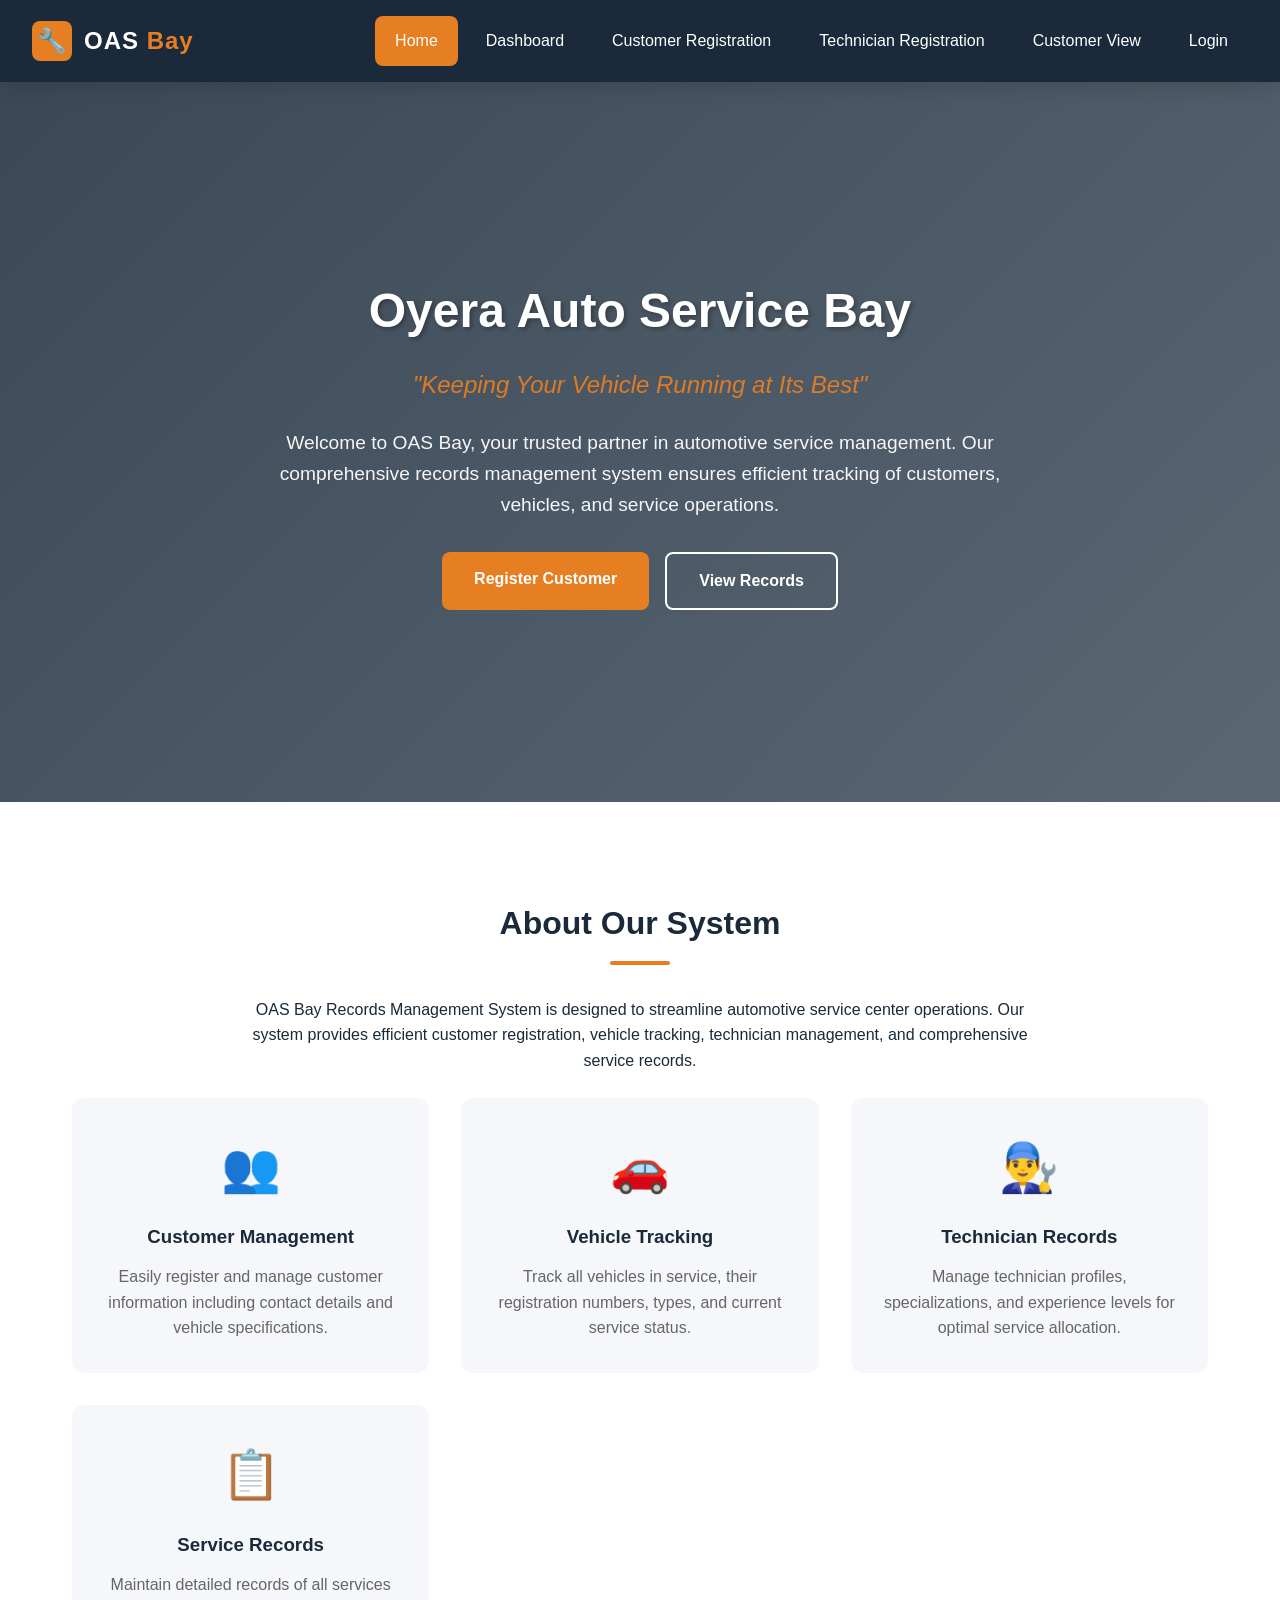
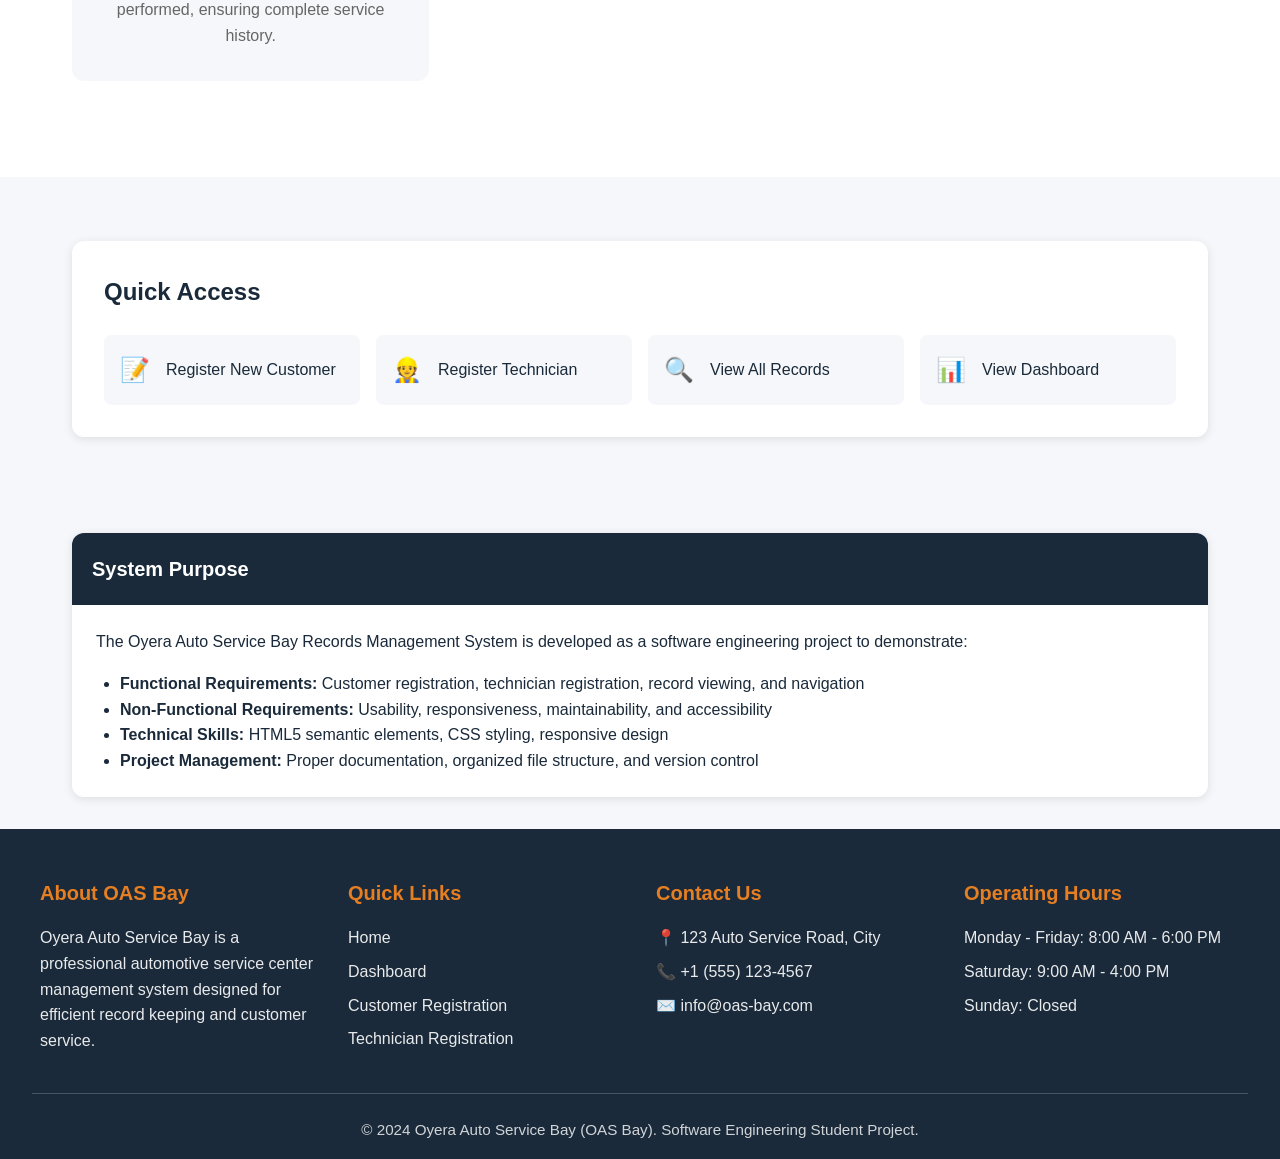
<file: index.html>
<!DOCTYPE html>
<html lang="en">
<head>
    <!-- =====================================================
         Oyera Auto Service Bay (OAS Bay) - Home Page
         Student Project Submission
         ===================================================== -->
    <meta charset="UTF-8">
    <meta name="viewport" content="width=device-width, initial-scale=1.0">
    <meta name="description" content="Oyera Auto Service Bay - Professional automotive service management system">
    <title>OAS Bay - Home | Oyera Auto Service Bay</title>
    <!-- External CSS Stylesheet -->
    <link rel="stylesheet" href="style.css">
    <!-- Favicon - Car wheel icon -->
    <link rel="icon" href="data:image/svg+xml,<svg xmlns='http://www.w3.org/2000/svg' viewBox='0 0 100 100'><text y='.9em' font-size='90'>🔧</text></svg>">
</head>
<body>
    <!-- ==================== Navigation Bar ==================== -->
    <nav class="navbar">
        <div class="nav-container">
            <!-- Logo Section -->
            <a href="index.html" class="logo">
                <div class="logo-icon">🔧</div>
                <div class="logo-text">OAS <span>Bay</span></div>
            </a>

            <!-- Mobile Navigation Toggle Button -->
            <button class="nav-toggle" onclick="toggleNav()">☰</button>

            <!-- Navigation Links -->
            <ul class="nav-links" id="navLinks">
                <li><a href="index.html" class="active">Home</a></li>
                <li><a href="dashboard.html">Dashboard</a></li>
                <li><a href="customer_registration.html">Customer Registration</a></li>
                <li><a href="technician_registration.html">Technician Registration</a></li>
                <li><a href="customer_view.html">Customer View</a></li>
                <li><a href="login.html">Login</a></li>
            </ul>
        </div>
    </nav>

    <!-- ==================== Hero Section ==================== -->
    <!-- Background: Professional automotive service center -->
    <section class="hero" style="background-image: url('https://images.pexels.com/photos/2533092/pexels-photo-2533092.jpeg?auto=compress&cs=tinysrgb&w=1920');">
        <div class="hero-content">
            <h1>Oyera Auto Service Bay</h1>
            <!-- Company Slogan -->
            <p class="slogan">"Keeping Your Vehicle Running at Its Best"</p>
            <p>Welcome to OAS Bay, your trusted partner in automotive service management. Our comprehensive records management system ensures efficient tracking of customers, vehicles, and service operations.</p>
            <!-- Quick Access Buttons -->
            <div class="btn-group">
                <a href="customer_registration.html" class="btn btn-primary">Register Customer</a>
                <a href="customer_view.html" class="btn btn-secondary">View Records</a>
            </div>
        </div>
    </section>

    <!-- ==================== About Section ==================== -->
    <section class="features">
        <div class="container">
            <h2 class="section-title">About Our System</h2>
            <p class="text-center mb-3" style="max-width: 800px; margin-left: auto; margin-right: auto;">
                OAS Bay Records Management System is designed to streamline automotive service center operations.
                Our system provides efficient customer registration, vehicle tracking, technician management, and comprehensive service records.
            </p>

            <!-- Feature Cards Grid -->
            <div class="features-grid">
                <!-- Feature 1: Customer Management -->
                <div class="feature-card">
                    <div class="icon">👥</div>
                    <h3>Customer Management</h3>
                    <p>Easily register and manage customer information including contact details and vehicle specifications.</p>
                </div>

                <!-- Feature 2: Vehicle Tracking -->
                <div class="feature-card">
                    <div class="icon">🚗</div>
                    <h3>Vehicle Tracking</h3>
                    <p>Track all vehicles in service, their registration numbers, types, and current service status.</p>
                </div>

                <!-- Feature 3: Technician Management -->
                <div class="feature-card">
                    <div class="icon">👨‍🔧</div>
                    <h3>Technician Records</h3>
                    <p>Manage technician profiles, specializations, and experience levels for optimal service allocation.</p>
                </div>

                <!-- Feature 4: Service Records -->
                <div class="feature-card">
                    <div class="icon">📋</div>
                    <h3>Service Records</h3>
                    <p>Maintain detailed records of all services performed, ensuring complete service history.</p>
                </div>
            </div>
        </div>
    </section>

    <!-- ==================== Quick Access Section ==================== -->
    <section class="container">
        <div class="quick-access">
            <h2>Quick Access</h2>
            <div class="quick-access-grid">
                <a href="customer_registration.html" class="quick-access-item">
                    <span class="icon">📝</span>
                    <span>Register New Customer</span>
                </a>
                <a href="technician_registration.html" class="quick-access-item">
                    <span class="icon">👷</span>
                    <span>Register Technician</span>
                </a>
                <a href="customer_view.html" class="quick-access-item">
                    <span class="icon">🔍</span>
                    <span>View All Records</span>
                </a>
                <a href="dashboard.html" class="quick-access-item">
                    <span class="icon">📊</span>
                    <span>View Dashboard</span>
                </a>
            </div>
        </div>
    </section>

    <!-- ==================== System Purpose Section ==================== -->
    <section class="container">
        <div class="card">
            <div class="card-header">System Purpose</div>
            <div class="card-body">
                <p>The Oyera Auto Service Bay Records Management System is developed as a software engineering project to demonstrate:</p>
                <ul style="margin: 1rem 0 0 1.5rem;">
                    <li><strong>Functional Requirements:</strong> Customer registration, technician registration, record viewing, and navigation</li>
                    <li><strong>Non-Functional Requirements:</strong> Usability, responsiveness, maintainability, and accessibility</li>
                    <li><strong>Technical Skills:</strong> HTML5 semantic elements, CSS styling, responsive design</li>
                    <li><strong>Project Management:</strong> Proper documentation, organized file structure, and version control</li>
                </ul>
            </div>
        </div>
    </section>

    <!-- ==================== Footer ==================== -->
    <footer class="footer">
        <div class="footer-content">
            <!-- Footer: About Section -->
            <div class="footer-section">
                <h3>About OAS Bay</h3>
                <p>Oyera Auto Service Bay is a professional automotive service center management system designed for efficient record keeping and customer service.</p>
            </div>

            <!-- Footer: Quick Links -->
            <div class="footer-section">
                <h3>Quick Links</h3>
                <ul>
                    <li><a href="index.html">Home</a></li>
                    <li><a href="dashboard.html">Dashboard</a></li>
                    <li><a href="customer_registration.html">Customer Registration</a></li>
                    <li><a href="technician_registration.html">Technician Registration</a></li>
                </ul>
            </div>

            <!-- Footer: Contact Information -->
            <div class="footer-section">
                <h3>Contact Us</h3>
                <p>📍 123 Auto Service Road, City</p>
                <p>📞 +1 (555) 123-4567</p>
                <p>✉️ info@oas-bay.com</p>
            </div>

            <!-- Footer: Hours -->
            <div class="footer-section">
                <h3>Operating Hours</h3>
                <p>Monday - Friday: 8:00 AM - 6:00 PM</p>
                <p>Saturday: 9:00 AM - 4:00 PM</p>
                <p>Sunday: Closed</p>
            </div>
        </div>

        <!-- Footer: Copyright -->
        <div class="footer-bottom">
            <p>&copy; 2024 Oyera Auto Service Bay (OAS Bay). Software Engineering Student Project.</p>
        </div>
    </footer>

    <!-- ==================== JavaScript for Mobile Navigation ==================== -->
    <script>
        // Toggle mobile navigation menu
        function toggleNav() {
            const navLinks = document.getElementById('navLinks');
            navLinks.classList.toggle('active');
        }
    </script>
</body>
</html>
</file>
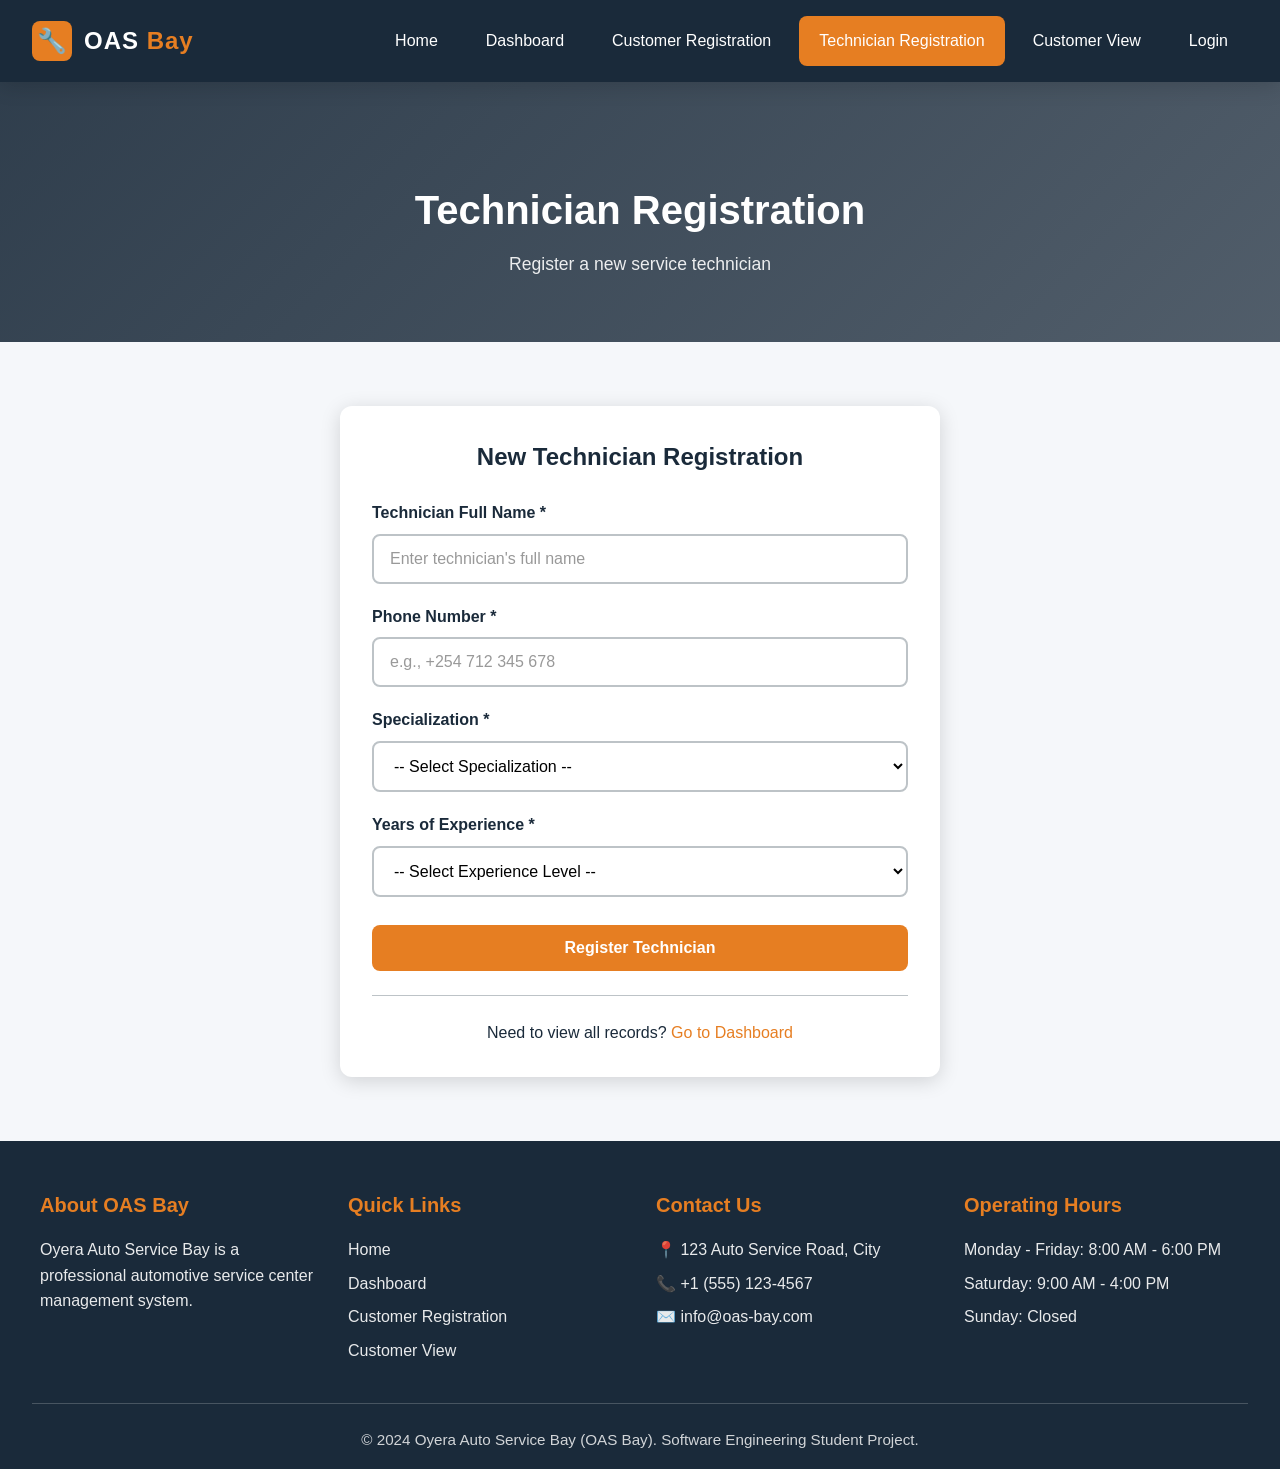
<file: customer_registration.html>
<!DOCTYPE html>
<html lang="en">
<head>
    <!-- =====================================================
         Oyera Auto Service Bay (OAS Bay) - Technician Registration Page
         Student Project Submission
         ===================================================== -->
    <meta charset="UTF-8">
    <meta name="viewport" content="width=device-width, initial-scale=1.0">
    <meta name="description" content="Register a new technician at OAS Bay">
    <title>Technician Registration | OAS Bay</title>
    <!-- External CSS Stylesheet -->
    <link rel="stylesheet" href="style.css">
    <link rel="icon" href="data:image/svg+xml,<svg xmlns='http://www.w3.org/2000/svg' viewBox='0 0 100 100'><text y='.9em' font-size='90'>🔧</text></svg>">
</head>
<body>
    <!-- ==================== Navigation Bar ==================== -->
    <nav class="navbar">
        <div class="nav-container">
            <!-- Logo Section -->
            <a href="index.html" class="logo">
                <div class="logo-icon">🔧</div>
                <div class="logo-text">OAS <span>Bay</span></div>
            </a>

            <!-- Mobile Navigation Toggle Button -->
            <button class="nav-toggle" onclick="toggleNav()">☰</button>

            <!-- Navigation Links -->
            <ul class="nav-links" id="navLinks">
                <li><a href="index.html">Home</a></li>
                <li><a href="dashboard.html">Dashboard</a></li>
                <li><a href="customer_registration.html">Customer Registration</a></li>
                <li><a href="technician_registration.html" class="active">Technician Registration</a></li>
                <li><a href="customer_view.html">Customer View</a></li>
                <li><a href="login.html">Login</a></li>
            </ul>
        </div>
    </nav>

    <!-- ==================== Page Header ==================== -->
    <!-- Background: Automotive workshop -->
    <header class="page-header" style="background-image: url('https://images.pexels.com/photos/162553/keys-workshop-mechanic-tool-162553.jpeg?auto=compress&cs=tinysrgb&w=1920');">
        <h1>Technician Registration</h1>
        <p>Register a new service technician</p>
    </header>

    <!-- ==================== Registration Form ==================== -->
    <main class="container">
        <div class="form-container">
            <h2 class="form-title">New Technician Registration</h2>

            <!-- Technician Registration Form -->
            <form action="#" method="POST" onsubmit="return validateTechnicianForm()">
                <!-- Technician Full Name -->
                <div class="form-group">
                    <label for="technicianName">Technician Full Name *</label>
                    <input
                        type="text"
                        id="technicianName"
                        name="technicianName"
                        placeholder="Enter technician's full name"
                        required
                    >
                </div>

                <!-- Phone Number -->
                <div class="form-group">
                    <label for="phoneNumber">Phone Number *</label>
                    <input
                        type="tel"
                        id="phoneNumber"
                        name="phoneNumber"
                        placeholder="e.g., +254 712 345 678"
                        required
                    >
                </div>

                <!-- Specialization -->
                <div class="form-group">
                    <label for="specialization">Specialization *</label>
                    <select id="specialization" name="specialization" required>
                        <option value="">-- Select Specialization --</option>
                        <option value="engine-specialist">Engine Specialist</option>
                        <option value="brake-specialist">Brake Specialist</option>
                        <option value="electrical">Electrical Systems</option>
                        <option value="ac-specialist">AC/Heating Specialist</option>
                        <option value="transmission">Transmission Specialist</option>
                        <option value="tire-wheel">Tire & Wheel Service</option>
                        <option value="body-repair">Body & Paint Repair</option>
                        <option value="general-mechanic">General Mechanic</option>
                        <option value="diagnostic">Diagnostic Technician</option>
                        <option value="other">Other</option>
                    </select>
                </div>

                <!-- Years of Experience -->
                <div class="form-group">
                    <label for="experience">Years of Experience *</label>
                    <select id="experience" name="experience" required>
                        <option value="">-- Select Experience Level --</option>
                        <option value="0-1">Less than 1 year</option>
                        <option value="1-2">1-2 years</option>
                        <option value="3-5">3-5 years</option>
                        <option value="6-10">6-10 years</option>
                        <option value="10+">10+ years</option>
                    </select>
                </div>

                <!-- Submit Button -->
                <button type="submit" class="btn btn-primary form-submit">Register Technician</button>
            </form>

            <!-- Form Footer Links -->
            <div class="form-footer">
                <p>Need to view all records? <a href="dashboard.html">Go to Dashboard</a></p>
            </div>
        </div>
    </main>

    <!-- ==================== Footer ==================== -->
    <footer class="footer">
        <div class="footer-content">
            <div class="footer-section">
                <h3>About OAS Bay</h3>
                <p>Oyera Auto Service Bay is a professional automotive service center management system.</p>
            </div>

            <div class="footer-section">
                <h3>Quick Links</h3>
                <ul>
                    <li><a href="index.html">Home</a></li>
                    <li><a href="dashboard.html">Dashboard</a></li>
                    <li><a href="customer_registration.html">Customer Registration</a></li>
                    <li><a href="customer_view.html">Customer View</a></li>
                </ul>
            </div>

            <div class="footer-section">
                <h3>Contact Us</h3>
                <p>📍 123 Auto Service Road, City</p>
                <p>📞 +1 (555) 123-4567</p>
                <p>✉️ info@oas-bay.com</p>
            </div>

            <div class="footer-section">
                <h3>Operating Hours</h3>
                <p>Monday - Friday: 8:00 AM - 6:00 PM</p>
                <p>Saturday: 9:00 AM - 4:00 PM</p>
                <p>Sunday: Closed</p>
            </div>
        </div>

        <div class="footer-bottom">
            <p>&copy; 2024 Oyera Auto Service Bay (OAS Bay). Software Engineering Student Project.</p>
        </div>
    </footer>

    <!-- JavaScript for Form Validation and Navigation -->
    <script>
        // Toggle mobile navigation menu
        function toggleNav() {
            const navLinks = document.getElementById('navLinks');
            navLinks.classList.toggle('active');
        }

        // Form validation function
        function validateTechnicianForm() {
            const name = document.getElementById('technicianName').value;
            const phone = document.getElementById('phoneNumber').value;
            const specialization = document.getElementById('specialization').value;
            const experience = document.getElementById('experience').value;

            // Basic validation
            if (name.trim() === '') {
                alert('Please enter the technician name.');
                return false;
            }

            if (phone.trim() === '') {
                alert('Please enter a phone number.');
                return false;
            }

            if (specialization === '') {
                alert('Please select a specialization.');
                return false;
            }

            if (experience === '') {
                alert('Please select years of experience.');
                return false;
            }

            // Show success message (in real application, this would submit to a server)
            alert('Technician registered successfully!');
            return false; // Return false to prevent page reload for this demo
        }
    </script>
</body>
</html>
</file>
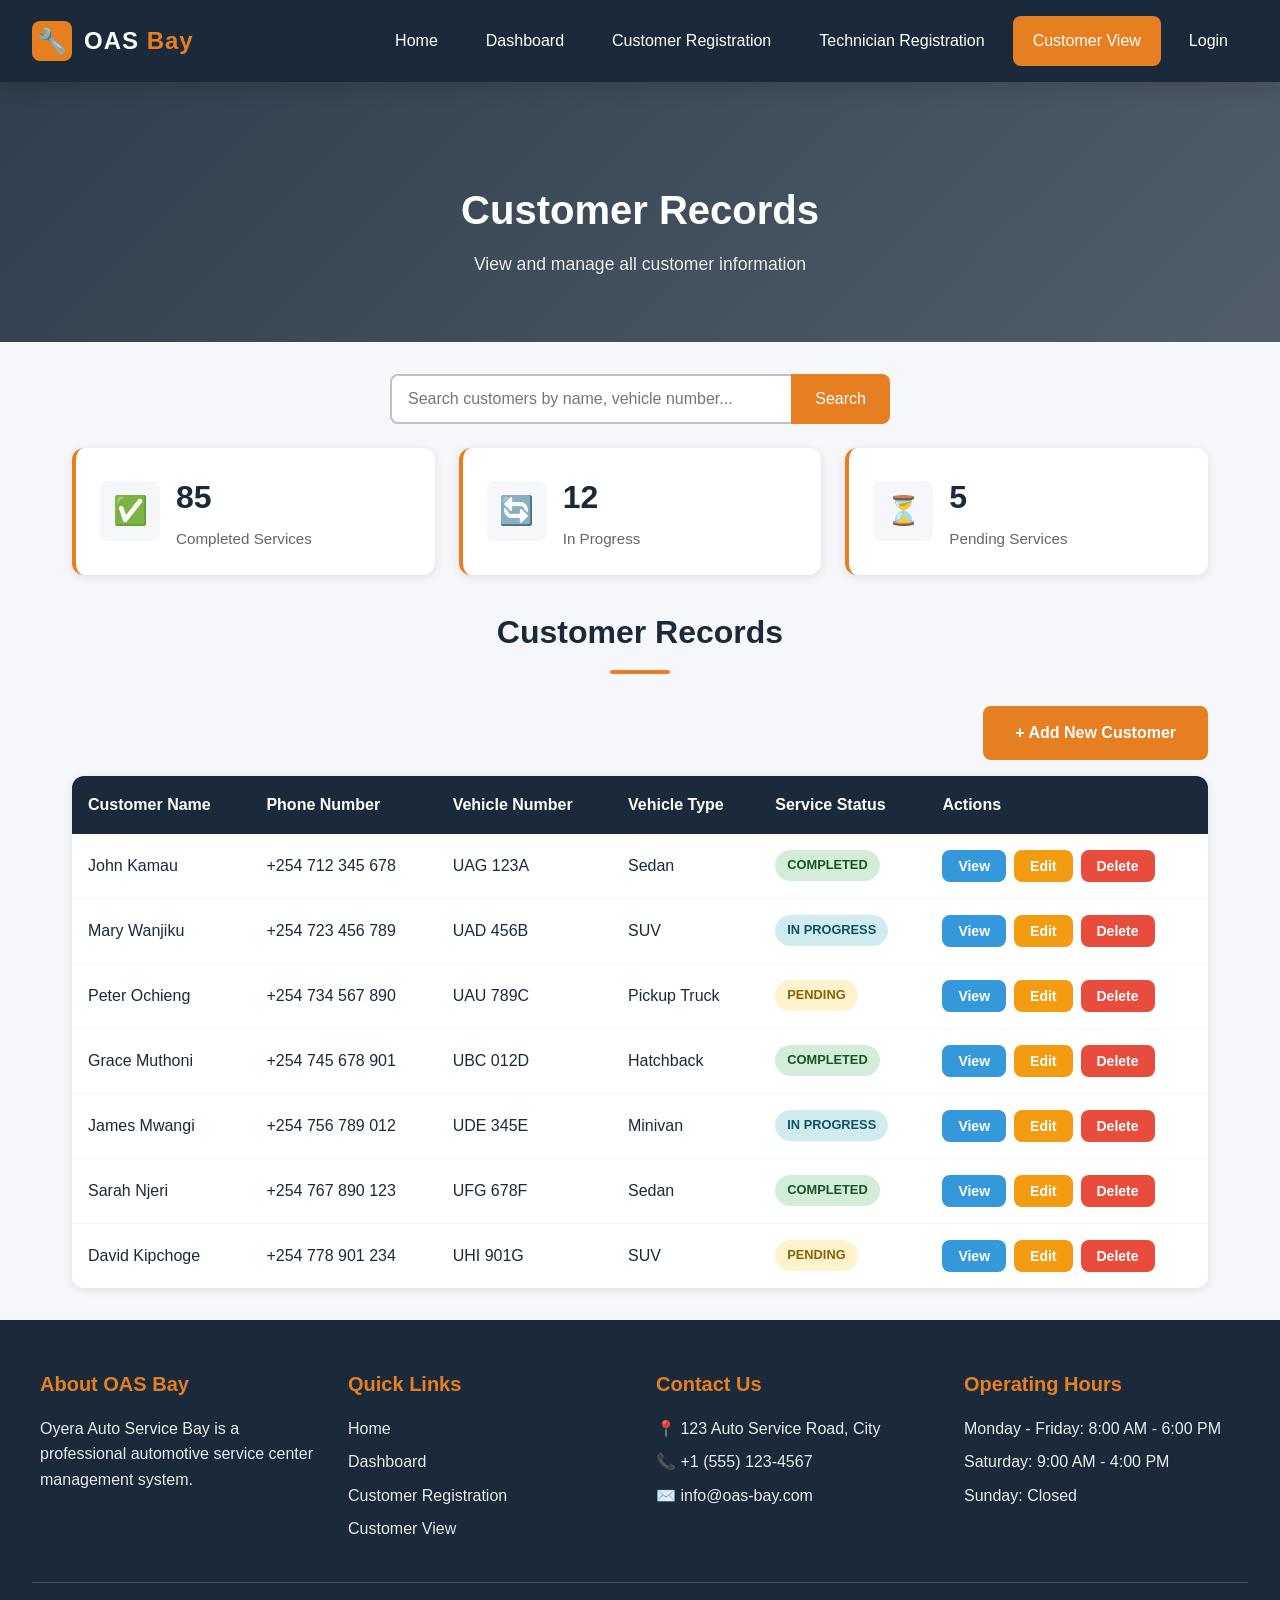
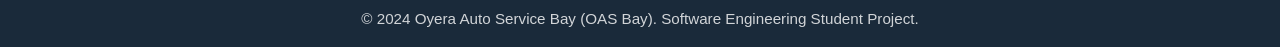
<file: customer_view.html>
<!DOCTYPE html>
<html lang="en">
<head>
    <!-- =====================================================
         Oyera Auto Service Bay (OAS Bay) - Customer View Page
         Student Project Submission
         ===================================================== -->
    <meta charset="UTF-8">
    <meta name="viewport" content="width=device-width, initial-scale=1.0">
    <meta name="description" content="View and manage customer records at OAS Bay">
    <title>Customer View | OAS Bay</title>
    <!-- External CSS Stylesheet -->
    <link rel="stylesheet" href="style.css">
    <link rel="icon" href="data:image/svg+xml,<svg xmlns='http://www.w3.org/2000/svg' viewBox='0 0 100 100'><text y='.9em' font-size='90'>🔧</text></svg>">
</head>
<body>
    <!-- ==================== Navigation Bar ==================== -->
    <nav class="navbar">
        <div class="nav-container">
            <!-- Logo Section -->
            <a href="index.html" class="logo">
                <div class="logo-icon">🔧</div>
                <div class="logo-text">OAS <span>Bay</span></div>
            </a>

            <!-- Mobile Navigation Toggle Button -->
            <button class="nav-toggle" onclick="toggleNav()">☰</button>

            <!-- Navigation Links -->
            <ul class="nav-links" id="navLinks">
                <li><a href="index.html">Home</a></li>
                <li><a href="dashboard.html">Dashboard</a></li>
                <li><a href="customer_registration.html">Customer Registration</a></li>
                <li><a href="technician_registration.html">Technician Registration</a></li>
                <li><a href="customer_view.html" class="active">Customer View</a></li>
                <li><a href="login.html">Login</a></li>
            </ul>
        </div>
    </nav>

    <!-- ==================== Page Header ==================== -->
    <!-- Background: Luxury service garage -->
    <header class="page-header" style="background-image: url('https://images.pexels.com/photos/331229/pexels-photo-331229.jpeg?auto=compress&cs=tinysrgb&w=1920');">
        <h1>Customer Records</h1>
        <p>View and manage all customer information</p>
    </header>

    <!-- ==================== Main Content ==================== -->
    <main class="container">
        <!-- Search Bar Section -->
        <section class="search-container">
            <div class="search-box">
                <input type="text" id="searchInput" placeholder="Search customers by name, vehicle number..." onkeyup="searchCustomers()">
                <button type="button" onclick="searchCustomers()">Search</button>
            </div>
        </section>

        <!-- Quick Stats -->
        <section class="stats-grid">
            <div class="stat-card">
                <div class="stat-icon">✅</div>
                <div class="stat-info">
                    <h3>85</h3>
                    <p>Completed Services</p>
                </div>
            </div>
            <div class="stat-card">
                <div class="stat-icon">🔄</div>
                <div class="stat-info">
                    <h3>12</h3>
                    <p>In Progress</p>
                </div>
            </div>
            <div class="stat-card">
                <div class="stat-icon">⏳</div>
                <div class="stat-info">
                    <h3>5</h3>
                    <p>Pending Services</p>
                </div>
            </div>
        </section>

        <!-- Customer Records Table -->
        <section>
            <h2 class="section-title">Customer Records</h2>

            <!-- Add New Customer Button -->
            <div class="mb-2" style="text-align: right;">
                <a href="customer_registration.html" class="btn btn-primary">+ Add New Customer</a>
            </div>

            <div class="table-container">
                <table id="customerTable">
                    <thead>
                        <tr>
                            <th>Customer Name</th>
                            <th>Phone Number</th>
                            <th>Vehicle Number</th>
                            <th>Vehicle Type</th>
                            <th>Service Status</th>
                            <th>Actions</th>
                        </tr>
                    </thead>
                    <tbody>
                        <!-- Sample Customer Record 1 -->
                        <tr>
                            <td>John Kamau</td>
                            <td>+254 712 345 678</td>
                            <td>UAG 123A</td>
                            <td>Sedan</td>
                            <td><span class="badge badge-completed">Completed</span></td>
                            <td>
                                <div class="action-buttons">
                                    <button class="btn btn-small btn-view" onclick="viewCustomer('John Kamau')">View</button>
                                    <button class="btn btn-small btn-edit" onclick="editCustomer('John Kamau')">Edit</button>
                                    <button class="btn btn-small btn-delete" onclick="deleteCustomer('John Kamau')">Delete</button>
                                </div>
                            </td>
                        </tr>

                        <!-- Sample Customer Record 2 -->
                        <tr>
                            <td>Mary Wanjiku</td>
                            <td>+254 723 456 789</td>
                            <td>UAD 456B</td>
                            <td>SUV</td>
                            <td><span class="badge badge-progress">In Progress</span></td>
                            <td>
                                <div class="action-buttons">
                                    <button class="btn btn-small btn-view" onclick="viewCustomer('Mary Wanjiku')">View</button>
                                    <button class="btn btn-small btn-edit" onclick="editCustomer('Mary Wanjiku')">Edit</button>
                                    <button class="btn btn-small btn-delete" onclick="deleteCustomer('Mary Wanjiku')">Delete</button>
                                </div>
                            </td>
                        </tr>

                        <!-- Sample Customer Record 3 -->
                        <tr>
                            <td>Peter Ochieng</td>
                            <td>+254 734 567 890</td>
                            <td>UAU 789C</td>
                            <td>Pickup Truck</td>
                            <td><span class="badge badge-pending">Pending</span></td>
                            <td>
                                <div class="action-buttons">
                                    <button class="btn btn-small btn-view" onclick="viewCustomer('Peter Ochieng')">View</button>
                                    <button class="btn btn-small btn-edit" onclick="editCustomer('Peter Ochieng')">Edit</button>
                                    <button class="btn btn-small btn-delete" onclick="deleteCustomer('Peter Ochieng')">Delete</button>
                                </div>
                            </td>
                        </tr>

                        <!-- Sample Customer Record 4 -->
                        <tr>
                            <td>Grace Muthoni</td>
                            <td>+254 745 678 901</td>
                            <td>UBC 012D</td>
                            <td>Hatchback</td>
                            <td><span class="badge badge-completed">Completed</span></td>
                            <td>
                                <div class="action-buttons">
                                    <button class="btn btn-small btn-view" onclick="viewCustomer('Grace Muthoni')">View</button>
                                    <button class="btn btn-small btn-edit" onclick="editCustomer('Grace Muthoni')">Edit</button>
                                    <button class="btn btn-small btn-delete" onclick="deleteCustomer('Grace Muthoni')">Delete</button>
                                </div>
                            </td>
                        </tr>

                        <!-- Sample Customer Record 5 -->
                        <tr>
                            <td>James Mwangi</td>
                            <td>+254 756 789 012</td>
                            <td>UDE 345E</td>
                            <td>Minivan</td>
                            <td><span class="badge badge-progress">In Progress</span></td>
                            <td>
                                <div class="action-buttons">
                                    <button class="btn btn-small btn-view" onclick="viewCustomer('James Mwangi')">View</button>
                                    <button class="btn btn-small btn-edit" onclick="editCustomer('James Mwangi')">Edit</button>
                                    <button class="btn btn-small btn-delete" onclick="deleteCustomer('James Mwangi')">Delete</button>
                                </div>
                            </td>
                        </tr>

                        <!-- Sample Customer Record 6 -->
                        <tr>
                            <td>Sarah Njeri</td>
                            <td>+254 767 890 123</td>
                            <td>UFG 678F</td>
                            <td>Sedan</td>
                            <td><span class="badge badge-completed">Completed</span></td>
                            <td>
                                <div class="action-buttons">
                                    <button class="btn btn-small btn-view" onclick="viewCustomer('Sarah Njeri')">View</button>
                                    <button class="btn btn-small btn-edit" onclick="editCustomer('Sarah Njeri')">Edit</button>
                                    <button class="btn btn-small btn-delete" onclick="deleteCustomer('Sarah Njeri')">Delete</button>
                                </div>
                            </td>
                        </tr>

                        <!-- Sample Customer Record 7 -->
                        <tr>
                            <td>David Kipchoge</td>
                            <td>+254 778 901 234</td>
                            <td>UHI 901G</td>
                            <td>SUV</td>
                            <td><span class="badge badge-pending">Pending</span></td>
                            <td>
                                <div class="action-buttons">
                                    <button class="btn btn-small btn-view" onclick="viewCustomer('David Kipchoge')">View</button>
                                    <button class="btn btn-small btn-edit" onclick="editCustomer('David Kipchoge')">Edit</button>
                                    <button class="btn btn-small btn-delete" onclick="deleteCustomer('David Kipchoge')">Delete</button>
                                </div>
                            </td>
                        </tr>
                    </tbody>
                </table>
            </div>
        </section>
    </main>

    <!-- ==================== Footer ==================== -->
    <footer class="footer">
        <div class="footer-content">
            <div class="footer-section">
                <h3>About OAS Bay</h3>
                <p>Oyera Auto Service Bay is a professional automotive service center management system.</p>
            </div>

            <div class="footer-section">
                <h3>Quick Links</h3>
                <ul>
                    <li><a href="index.html">Home</a></li>
                    <li><a href="dashboard.html">Dashboard</a></li>
                    <li><a href="customer_registration.html">Customer Registration</a></li>
                    <li><a href="customer_view.html">Customer View</a></li>
                </ul>
            </div>

            <div class="footer-section">
                <h3>Contact Us</h3>
                <p>📍 123 Auto Service Road, City</p>
                <p>📞 +1 (555) 123-4567</p>
                <p>✉️ info@oas-bay.com</p>
            </div>

            <div class="footer-section">
                <h3>Operating Hours</h3>
                <p>Monday - Friday: 8:00 AM - 6:00 PM</p>
                <p>Saturday: 9:00 AM - 4:00 PM</p>
                <p>Sunday: Closed</p>
            </div>
        </div>

        <div class="footer-bottom">
            <p>&copy; 2024 Oyera Auto Service Bay (OAS Bay). Software Engineering Student Project.</p>
        </div>
    </footer>

    <!-- JavaScript for Search and Actions -->
    <script>
        // Toggle mobile navigation menu
        function toggleNav() {
            const navLinks = document.getElementById('navLinks');
            navLinks.classList.toggle('active');
        }

        // Search function - filters table rows based on input
        function searchCustomers() {
            const input = document.getElementById('searchInput');
            const filter = input.value.toLowerCase();
            const table = document.getElementById('customerTable');
            const rows = table.getElementsByTagName('tr');

            // Loop through all table rows (skip header row)
            for (let i = 1; i < rows.length; i++) {
                const cells = rows[i].getElementsByTagName('td');
                let found = false;

                // Check each cell in the row
                for (let j = 0; j < cells.length - 1; j++) { // -1 to skip actions column
                    if (cells[j].textContent.toLowerCase().includes(filter)) {
                        found = true;
                        break;
                    }
                }

                // Show or hide row based on search result
                rows[i].style.display = found ? '' : 'none';
            }
        }

        // View customer details
        function viewCustomer(name) {
            alert('Viewing details for: ' + name + '\n\nThis would open a detailed view of the customer record.');
        }

        // Edit customer record
        function editCustomer(name) {
            alert('Editing record for: ' + name + '\n\nThis would open an edit form for the customer record.');
        }

        // Delete customer record
        function deleteCustomer(name) {
            if (confirm('Are you sure you want to delete the record for ' + name + '?\n\nThis action cannot be undone.')) {
                alert('Record for ' + name + ' has been deleted.');
                // In a real application, this would send a request to the server
            }
        }
    </script>
</body>
</html>
</file>
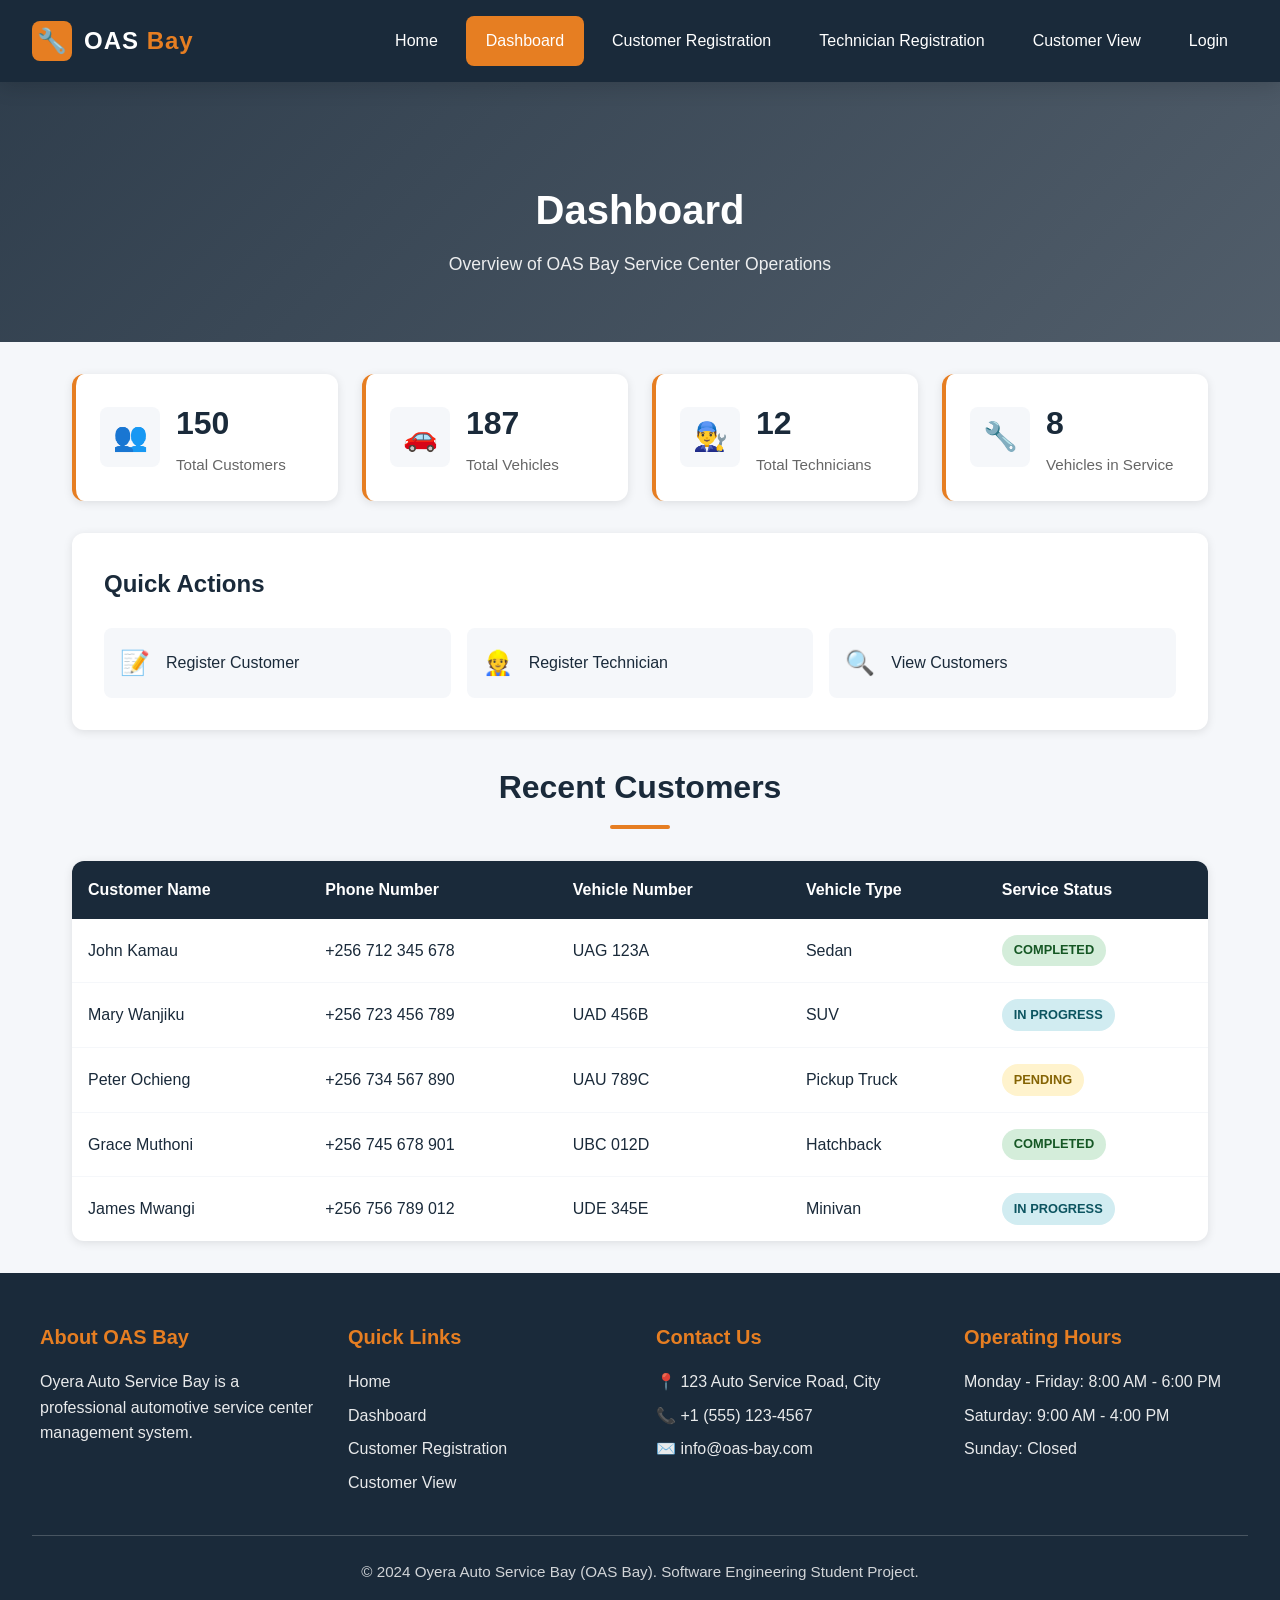
<file: dashboard.html>
<!DOCTYPE html>
<html lang="en">
<head>
    <!-- =====================================================
         Oyera Auto Service Bay (OAS Bay) - Dashboard Page
         Student Project Submission
         ===================================================== -->
    <meta charset="UTF-8">
    <meta name="viewport" content="width=device-width, initial-scale=1.0">
    <meta name="description" content="OAS Bay Dashboard - View statistics and manage service records">
    <title>Dashboard | OAS Bay</title>
    <!-- External CSS Stylesheet -->
    <link rel="stylesheet" href="style.css">
    <link rel="icon" href="data:image/svg+xml,<svg xmlns='http://www.w3.org/2000/svg' viewBox='0 0 100 100'><text y='.9em' font-size='90'>🔧</text></svg>">
</head>
<body>
    <!-- ==================== Navigation Bar ==================== -->
    <nav class="navbar">
        <div class="nav-container">
            <!-- Logo Section -->
            <a href="index.html" class="logo">
                <div class="logo-icon">🔧</div>
                <div class="logo-text">OAS <span>Bay</span></div>
            </a>

            <!-- Mobile Navigation Toggle Button -->
            <button class="nav-toggle" onclick="toggleNav()">☰</button>

            <!-- Navigation Links -->
            <ul class="nav-links" id="navLinks">
                <li><a href="index.html">Home</a></li>
                <li><a href="dashboard.html" class="active">Dashboard</a></li>
                <li><a href="customer_registration.html">Customer Registration</a></li>
                <li><a href="technician_registration.html">Technician Registration</a></li>
                <li><a href="customer_view.html">Customer View</a></li>
                <li><a href="login.html">Login</a></li>
            </ul>
        </div>
    </nav>

    <!-- ==================== Page Header ==================== -->
    <!-- Background: Modern service garage -->
    <header class="page-header" style="background-image: url('https://images.pexels.com/photos/3806690/pexels-photo-3806690.jpeg?auto=compress&cs=tinysrgb&w=1920');">
        <h1>Dashboard</h1>
        <p>Overview of OAS Bay Service Center Operations</p>
    </header>

    <!-- ==================== Main Content ==================== -->
    <main class="container">
        <!-- Statistics Cards Section -->
        <section class="stats-grid">
            <!-- Total Customers Stat Card -->
            <div class="stat-card">
                <div class="stat-icon">👥</div>
                <div class="stat-info">
                    <h3>150</h3>
                    <p>Total Customers</p>
                </div>
            </div>

            <!-- Total Vehicles Stat Card -->
            <div class="stat-card">
                <div class="stat-icon">🚗</div>
                <div class="stat-info">
                    <h3>187</h3>
                    <p>Total Vehicles</p>
                </div>
            </div>

            <!-- Total Technicians Stat Card -->
            <div class="stat-card">
                <div class="stat-icon">👨‍🔧</div>
                <div class="stat-info">
                    <h3>12</h3>
                    <p>Total Technicians</p>
                </div>
            </div>

            <!-- Vehicles in Service Stat Card -->
            <div class="stat-card">
                <div class="stat-icon">🔧</div>
                <div class="stat-info">
                    <h3>8</h3>
                    <p>Vehicles in Service</p>
                </div>
            </div>
        </section>

        <!-- Quick Access Section -->
        <section class="quick-access">
            <h2>Quick Actions</h2>
            <div class="quick-access-grid">
                <a href="customer_registration.html" class="quick-access-item">
                    <span class="icon">📝</span>
                    <span>Register Customer</span>
                </a>
                <a href="technician_registration.html" class="quick-access-item">
                    <span class="icon">👷</span>
                    <span>Register Technician</span>
                </a>
                <a href="customer_view.html" class="quick-access-item">
                    <span class="icon">🔍</span>
                    <span>View Customers</span>
                </a>
            </div>
        </section>

        <!-- Recent Customers Table Section -->
        <section>
            <h2 class="section-title">Recent Customers</h2>
            <div class="table-container">
                <table>
                    <thead>
                        <tr>
                            <th>Customer Name</th>
                            <th>Phone Number</th>
                            <th>Vehicle Number</th>
                            <th>Vehicle Type</th>
                            <th>Service Status</th>
                        </tr>
                    </thead>
                    <tbody>
                        <!-- Sample Customer Record 1 -->
                        <tr>
                            <td>John Kamau</td>
                            <td>+256 712 345 678</td>
                            <td>UAG 123A</td>
                            <td>Sedan</td>
                            <td><span class="badge badge-completed">Completed</span></td>
                        </tr>
                        <!-- Sample Customer Record 2 -->
                        <tr>
                            <td>Mary Wanjiku</td>
                            <td>+256 723 456 789</td>
                            <td>UAD 456B</td>
                            <td>SUV</td>
                            <td><span class="badge badge-progress">In Progress</span></td>
                        </tr>
                        <!-- Sample Customer Record 3 -->
                        <tr>
                            <td>Peter Ochieng</td>
                            <td>+256 734 567 890</td>
                            <td>UAU 789C</td>
                            <td>Pickup Truck</td>
                            <td><span class="badge badge-pending">Pending</span></td>
                        </tr>
                        <!-- Sample Customer Record 4 -->
                        <tr>
                            <td>Grace Muthoni</td>
                            <td>+256 745 678 901</td>
                            <td>UBC 012D</td>
                            <td>Hatchback</td>
                            <td><span class="badge badge-completed">Completed</span></td>
                        </tr>
                        <!-- Sample Customer Record 5 -->
                        <tr>
                            <td>James Mwangi</td>
                            <td>+256 756 789 012</td>
                            <td>UDE 345E</td>
                            <td>Minivan</td>
                            <td><span class="badge badge-progress">In Progress</span></td>
                        </tr>
                    </tbody>
                </table>
            </div>
        </section>
    </main>

    <!-- ==================== Footer ==================== -->
    <footer class="footer">
        <div class="footer-content">
            <div class="footer-section">
                <h3>About OAS Bay</h3>
                <p>Oyera Auto Service Bay is a professional automotive service center management system.</p>
            </div>

            <div class="footer-section">
                <h3>Quick Links</h3>
                <ul>
                    <li><a href="index.html">Home</a></li>
                    <li><a href="dashboard.html">Dashboard</a></li>
                    <li><a href="customer_registration.html">Customer Registration</a></li>
                    <li><a href="customer_view.html">Customer View</a></li>
                </ul>
            </div>

            <div class="footer-section">
                <h3>Contact Us</h3>
                <p>📍 123 Auto Service Road, City</p>
                <p>📞 +1 (555) 123-4567</p>
                <p>✉️ info@oas-bay.com</p>
            </div>

            <div class="footer-section">
                <h3>Operating Hours</h3>
                <p>Monday - Friday: 8:00 AM - 6:00 PM</p>
                <p>Saturday: 9:00 AM - 4:00 PM</p>
                <p>Sunday: Closed</p>
            </div>
        </div>

        <div class="footer-bottom">
            <p>&copy; 2024 Oyera Auto Service Bay (OAS Bay). Software Engineering Student Project.</p>
        </div>
    </footer>

    <!-- JavaScript for Mobile Navigation -->
    <script>
        function toggleNav() {
            const navLinks = document.getElementById('navLinks');
            navLinks.classList.toggle('active');
        }
    </script>
</body>
</html>
</file>
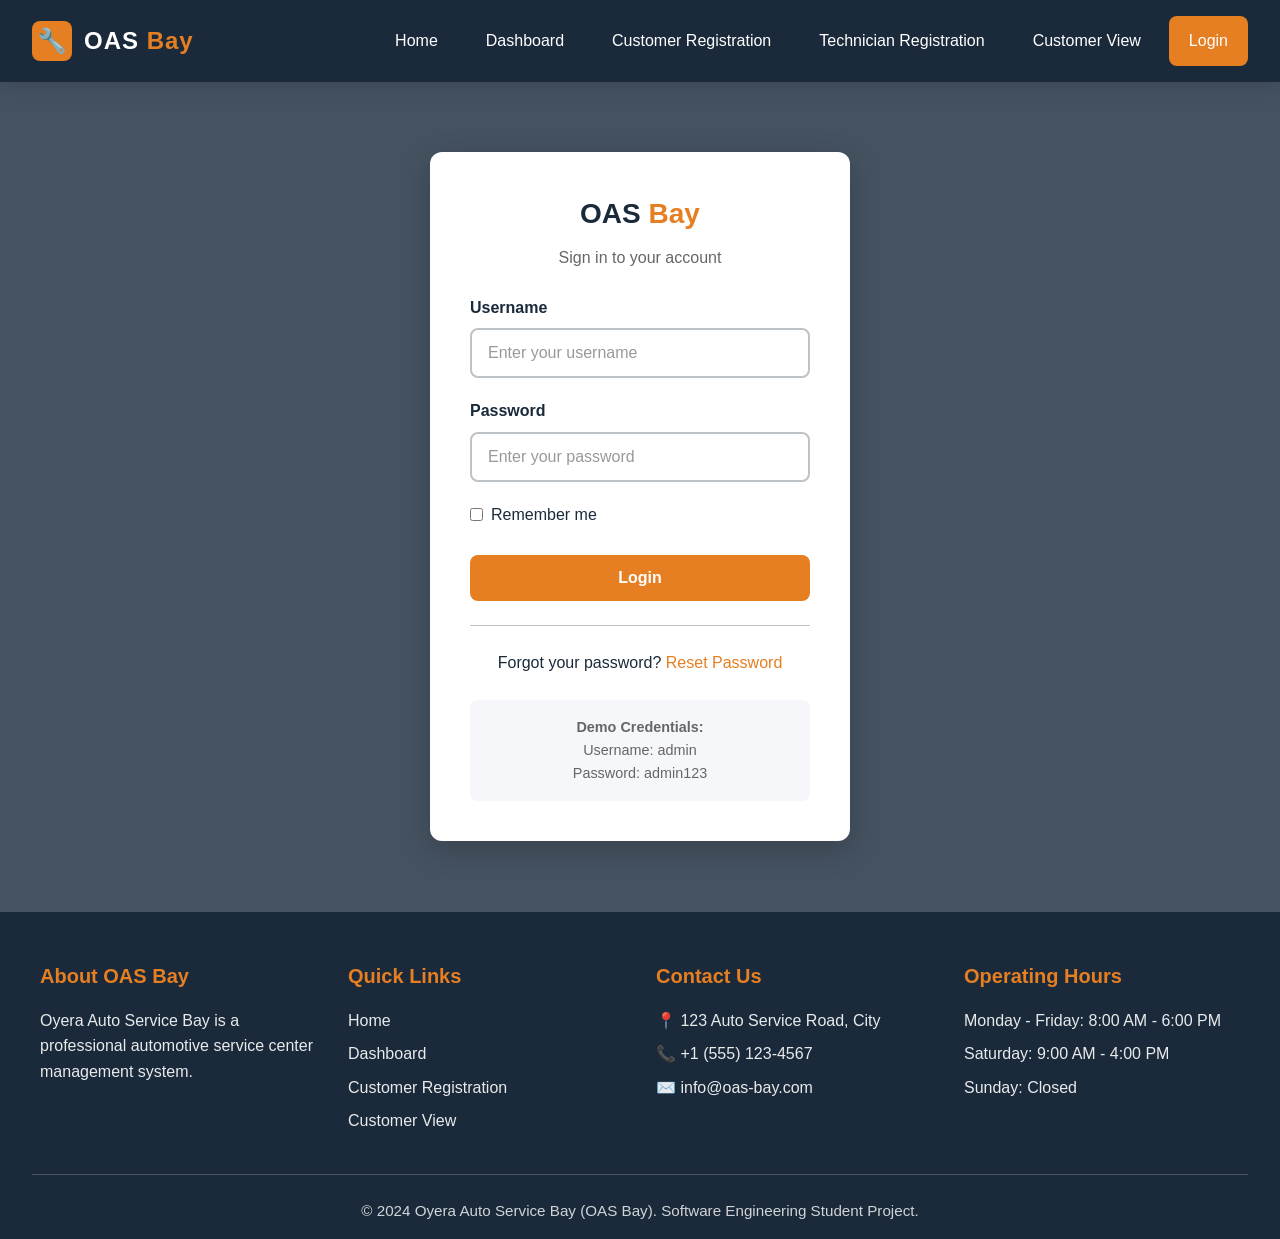
<file: login.html>
<!DOCTYPE html>
<html lang="en">
<head>
    <!-- =====================================================
         Oyera Auto Service Bay (OAS Bay) - Login Page
         Student Project Submission
         ===================================================== -->
    <meta charset="UTF-8">
    <meta name="viewport" content="width=device-width, initial-scale=1.0">
    <meta name="description" content="Login to OAS Bay Records Management System">
    <title>Login | OAS Bay</title>
    <!-- External CSS Stylesheet -->
    <link rel="stylesheet" href="style.css">
    <link rel="icon" href="data:image/svg+xml,<svg xmlns='http://www.w3.org/2000/svg' viewBox='0 0 100 100'><text y='.9em' font-size='90'>🔧</text></svg>">
</head>
<body>
    <!-- ==================== Navigation Bar ==================== -->
    <nav class="navbar">
        <div class="nav-container">
            <!-- Logo Section -->
            <a href="index.html" class="logo">
                <div class="logo-icon">🔧</div>
                <div class="logo-text">OAS <span>Bay</span></div>
            </a>

            <!-- Mobile Navigation Toggle Button -->
            <button class="nav-toggle" onclick="toggleNav()">☰</button>

            <!-- Navigation Links -->
            <ul class="nav-links" id="navLinks">
                <li><a href="index.html">Home</a></li>
                <li><a href="dashboard.html">Dashboard</a></li>
                <li><a href="customer_registration.html">Customer Registration</a></li>
                <li><a href="technician_registration.html">Technician Registration</a></li>
                <li><a href="customer_view.html">Customer View</a></li>
                <li><a href="login.html" class="active">Login</a></li>
            </ul>
        </div>
    </nav>

    <!-- ==================== Login Container ==================== -->
    <!-- Background: Professional automotive service desk -->
    <div class="login-container" style="background-image: url('https://images.pexels.com/photos/4489709/pexels-photo-4489709.jpeg?auto=compress&cs=tinysrgb&w=1920');">
        <div class="login-box">
            <!-- Login Header -->
            <div class="logo">
                <h2>OAS <span>Bay</span></h2>
                <p style="color: #666; margin-top: 0.5rem;">Sign in to your account</p>
            </div>

            <!-- Login Form -->
            <form action="#" method="POST" onsubmit="return validateLoginForm()">
                <!-- Username Field -->
                <div class="form-group">
                    <label for="username">Username</label>
                    <input
                        type="text"
                        id="username"
                        name="username"
                        placeholder="Enter your username"
                        required
                    >
                </div>

                <!-- Password Field -->
                <div class="form-group">
                    <label for="password">Password</label>
                    <input
                        type="password"
                        id="password"
                        name="password"
                        placeholder="Enter your password"
                        required
                    >
                </div>

                <!-- Remember Me Checkbox -->
                <div class="form-group" style="display: flex; align-items: center; gap: 0.5rem;">
                    <input type="checkbox" id="remember" name="remember" style="width: auto;">
                    <label for="remember" style="margin-bottom: 0; font-weight: normal;">Remember me</label>
                </div>

                <!-- Login Button -->
                <button type="submit" class="btn btn-primary form-submit">Login</button>
            </form>

            <!-- Forgot Password Link -->
            <div class="form-footer">
                <p>Forgot your password? <a href="#" onclick="forgotPassword()">Reset Password</a></p>
            </div>

            <!-- Demo Credentials Info -->
            <div style="margin-top: 1.5rem; padding: 1rem; background: #f5f7fa; border-radius: 8px; text-align: center;">
                <p style="font-size: 0.9rem; color: #666;">
                    <strong>Demo Credentials:</strong><br>
                    Username: admin<br>
                    Password: admin123
                </p>
            </div>
        </div>
    </div>

    <!-- ==================== Footer ==================== -->
    <footer class="footer">
        <div class="footer-content">
            <div class="footer-section">
                <h3>About OAS Bay</h3>
                <p>Oyera Auto Service Bay is a professional automotive service center management system.</p>
            </div>

            <div class="footer-section">
                <h3>Quick Links</h3>
                <ul>
                    <li><a href="index.html">Home</a></li>
                    <li><a href="dashboard.html">Dashboard</a></li>
                    <li><a href="customer_registration.html">Customer Registration</a></li>
                    <li><a href="customer_view.html">Customer View</a></li>
                </ul>
            </div>

            <div class="footer-section">
                <h3>Contact Us</h3>
                <p>📍 123 Auto Service Road, City</p>
                <p>📞 +1 (555) 123-4567</p>
                <p>✉️ info@oas-bay.com</p>
            </div>

            <div class="footer-section">
                <h3>Operating Hours</h3>
                <p>Monday - Friday: 8:00 AM - 6:00 PM</p>
                <p>Saturday: 9:00 AM - 4:00 PM</p>
                <p>Sunday: Closed</p>
            </div>
        </div>

        <div class="footer-bottom">
            <p>&copy; 2024 Oyera Auto Service Bay (OAS Bay). Software Engineering Student Project.</p>
        </div>
    </footer>

    <!-- JavaScript for Login Validation -->
    <script>
        // Toggle mobile navigation menu
        function toggleNav() {
            const navLinks = document.getElementById('navLinks');
            navLinks.classList.toggle('active');
        }

        // Login form validation
        function validateLoginForm() {
            const username = document.getElementById('username').value;
            const password = document.getElementById('password').value;

            if (username.trim() === '') {
                alert('Please enter your username.');
                return false;
            }

            if (password.trim() === '') {
                alert('Please enter your password.');
                return false;
            }

            // Demo credentials check
            if (username === 'admin' && password === 'admin123') {
                alert('Login successful! Redirecting to Dashboard...');
                window.location.href = 'dashboard.html';
                return false;
            } else {
                alert('Invalid username or password.\n\nTry: admin / admin123');
                return false;
            }
        }

        // Forgot password function
        function forgotPassword() {
            alert('Password Reset\n\nPlease contact the administrator at info@oas-bay.com to reset your password.');
        }
    </script>
</body>
</html>
</file>
<file: style.css>
/* =====================================================
   Oyera Auto Service Bay (OAS Bay) Records Management System
   Style Sheet - Student Project Submission
   ===================================================== */

/* -------------------- CSS Reset & Base Styles -------------------- */
* {
    margin: 0;
    padding: 0;
    box-sizing: border-box;
}

html {
    scroll-behavior: smooth;
}

body {
    font-family: 'Segoe UI', Tahoma, Geneva, Verdana, sans-serif;
    line-height: 1.6;
    color: #1a2a3a;
    background-color: #f5f7fa;
    min-height: 100vh;
}

/* -------------------- CSS Custom Properties (Variables) -------------------- */
:root {
    /* Primary Colors - Automotive Theme */
    --primary-dark: #1a2a3a;
    --primary-orange: #e67e22;
    --primary-orange-dark: #795b48;
    --white: #ffffff;
    --light-gray: #f5f7fa;
    --medium-gray: #bdc3c7;

    /* Accent Colors */
    --success-green: #3aa63c;
    --warning-yellow: #f39c12;
    --danger-red: #e74c3c;
    --info-blue: #3498db;

    /* Shadows */
    --shadow-light: 0 2px 10px rgba(0, 0, 0, 0.1);
    --shadow-medium: 0 4px 20px rgba(0, 0, 0, 0.15);
    --shadow-heavy: 0 8px 30px rgba(0, 0, 0, 0.2);

    /* Transitions */
    --transition-fast: 0.2s ease;
    --transition-normal: 0.3s ease;
    --transition-slow: 0.5s ease;

    /* Border Radius */
    --radius-small: 4px;
    --radius-medium: 8px;
    --radius-large: 12px;
    --radius-round: 50px;

    /* Spacing */
    --spacing-xs: 0.5rem;
    --spacing-sm: 1rem;
    --spacing-md: 1.5rem;
    --spacing-lg: 2rem;
    --spacing-xl: 3rem;
}

/* -------------------- Navigation Bar -------------------- */
.navbar {
    background: var(--primary-dark);
    padding: 1rem 2rem;
    position: sticky;
    top: 0;
    z-index: 1000;
    box-shadow: var(--shadow-medium);
}

.navbar .nav-container {
    max-width: 1400px;
    margin: 0 auto;
    display: flex;
    justify-content: space-between;
    align-items: center;
    flex-wrap: wrap;
    gap: 1rem;
}

.navbar .logo {
    display: flex;
    align-items: center;
    gap: 0.75rem;
    text-decoration: none;
    color: var(--white);
}

.navbar .logo-icon {
    width: 40px;
    height: 40px;
    background: var(--primary-orange);
    border-radius: var(--radius-medium);
    display: flex;
    align-items: center;
    justify-content: center;
    font-size: 1.5rem;
}

.navbar .logo-text {
    font-size: 1.5rem;
    font-weight: 700;
    letter-spacing: 1px;
}

.navbar .logo-text span {
    color: var(--primary-orange);
}

.navbar .nav-links {
    display: flex;
    list-style: none;
    gap: 0.5rem;
    flex-wrap: wrap;
}

.navbar .nav-links li a {
    color: var(--white);
    text-decoration: none;
    padding: 0.75rem 1.25rem;
    border-radius: var(--radius-medium);
    transition: var(--transition-fast);
    font-weight: 500;
    display: block;
}

.navbar .nav-links li a:hover,
.navbar .nav-links li a.active {
    background: var(--primary-orange);
    color: var(--white);
}

/* Mobile Navigation Toggle */
.nav-toggle {
    display: none;
    background: none;
    border: none;
    color: var(--white);
    font-size: 1.5rem;
    cursor: pointer;
    padding: 0.5rem;
}

/* -------------------- Hero Section -------------------- */
.hero {
    min-height: 80vh;
    display: flex;
    align-items: center;
    justify-content: center;
    text-align: center;
    padding: 4rem 2rem;
    background-size: cover;
    background-position: center;
    background-attachment: fixed;
    position: relative;
    color: var(--white);
}

.hero::before {
    content: '';
    position: absolute;
    top: 0;
    left: 0;
    right: 0;
    bottom: 0;
    background: linear-gradient(135deg, rgba(26, 42, 58, 0.85) 0%, rgba(26, 42, 58, 0.7) 100%);
    z-index: 1;
}

.hero-content {
    position: relative;
    z-index: 2;
    max-width: 800px;
}

.hero h1 {
    font-size: 3rem;
    margin-bottom: 1rem;
    text-shadow: 2px 2px 4px rgba(0, 0, 0, 0.3);
}

.hero .slogan {
    font-size: 1.5rem;
    color: var(--primary-orange);
    font-style: italic;
    margin-bottom: 1.5rem;
}

.hero p {
    font-size: 1.2rem;
    margin-bottom: 2rem;
    opacity: 0.95;
}

.hero .btn-group {
    display: flex;
    gap: 1rem;
    justify-content: center;
    flex-wrap: wrap;
}

/* -------------------- Buttons -------------------- */
.btn {
    display: inline-block;
    padding: 0.875rem 2rem;
    border: none;
    border-radius: var(--radius-medium);
    font-size: 1rem;
    font-weight: 600;
    text-decoration: none;
    cursor: pointer;
    transition: var(--transition-normal);
    text-align: center;
}

.btn-primary {
    background: var(--primary-orange);
    color: var(--white);
}

.btn-primary:hover {
    background: var(--primary-orange-dark);
    transform: translateY(-2px);
    box-shadow: var(--shadow-medium);
}

.btn-secondary {
    background: transparent;
    color: var(--white);
    border: 2px solid var(--white);
}

.btn-secondary:hover {
    background: var(--white);
    color: var(--primary-dark);
}

.btn-dark {
    background: var(--primary-dark);
    color: var(--white);
}

.btn-dark:hover {
    background: #2c3e50;
    transform: translateY(-2px);
}

.btn-small {
    padding: 0.5rem 1rem;
    font-size: 0.875rem;
}

.btn-view {
    background: var(--info-blue);
    color: var(--white);
}

.btn-view:hover {
    background: #0729a5;
}

.btn-edit {
    background: var(--warning-yellow);
    color: var(--white);
}

.btn-edit:hover {
    background:red;
}

.btn-delete {
    background: var(--danger-red);
    color: var(--white);
}

.btn-delete:hover {
    background: #af1a09;
}

/* -------------------- Page Headers -------------------- */
.page-header {
    background-size: cover;
    background-position: center;
    padding: 6rem 2rem 4rem;
    text-align: center;
    color: var(--white);
    position: relative;
}

.page-header::before {
    content: '';
    position: absolute;
    top: 0;
    left: 0;
    right: 0;
    bottom: 0;
    background: linear-gradient(135deg, rgba(26, 42, 58, 0.9) 0%, rgba(26, 42, 58, 0.75) 100%);
}

.page-header h1 {
    position: relative;
    z-index: 1;
    font-size: 2.5rem;
    margin-bottom: 0.5rem;
}

.page-header p {
    position: relative;
    z-index: 1;
    font-size: 1.1rem;
    opacity: 0.9;
}

/* -------------------- Main Content Container -------------------- */
.container {
    max-width: 1200px;
    margin: 0 auto;
    padding: 2rem;
}

.container-fluid {
    padding: 2rem;
}

/* -------------------- Cards -------------------- */
.card {
    background: var(--white);
    border-radius: var(--radius-large);
    box-shadow: var(--shadow-light);
    overflow: hidden;
    transition: var(--transition-normal);
}

.card:hover {
    box-shadow: var(--shadow-medium);
    transform: translateY(-3px);
}

.card-header {
    background: var(--primary-dark);
    color: var(--white);
    padding: 1.25rem;
    font-size: 1.25rem;
    font-weight: 600;
}

.card-body {
    padding: 1.5rem;
}

.card-footer {
    padding: 1rem 1.5rem;
    background: var(--light-gray);
    border-top: 1px solid var(--medium-gray);
}

/* Statistics Cards */
.stats-grid {
    display: grid;
    grid-template-columns: repeat(auto-fit, minmax(250px, 1fr));
    gap: 1.5rem;
    margin-bottom: 2rem;
}

.stat-card {
    background: var(--white);
    border-radius: var(--radius-large);
    padding: 1.5rem;
    box-shadow: var(--shadow-light);
    display: flex;
    align-items: center;
    gap: 1rem;
    transition: var(--transition-normal);
    border-left: 4px solid var(--primary-orange);
}

.stat-card:hover {
    box-shadow: var(--shadow-medium);
    transform: translateY(-3px);
}

.stat-card .stat-icon {
    width: 60px;
    height: 60px;
    background: var(--light-gray);
    border-radius: var(--radius-medium);
    display: flex;
    align-items: center;
    justify-content: center;
    font-size: 1.75rem;
}

.stat-card .stat-info h3 {
    font-size: 2rem;
    color: var(--primary-dark);
    margin-bottom: 0.25rem;
}

.stat-card .stat-info p {
    color: #666;
    font-size: 0.95rem;
}

/* -------------------- Forms -------------------- */
.form-container {
    max-width: 600px;
    margin: 2rem auto;
    background: var(--white);
    padding: 2rem;
    border-radius: var(--radius-large);
    box-shadow: var(--shadow-medium);
}

.form-title {
    text-align: center;
    margin-bottom: 1.5rem;
    color: var(--primary-dark);
    font-size: 1.5rem;
}

.form-group {
    margin-bottom: 1.25rem;
}

.form-group label {
    display: block;
    margin-bottom: 0.5rem;
    font-weight: 600;
    color: var(--primary-dark);
}

.form-group input,
.form-group select,
.form-group textarea {
    width: 100%;
    padding: 0.875rem 1rem;
    border: 2px solid var(--medium-gray);
    border-radius: var(--radius-medium);
    font-size: 1rem;
    font-family: inherit;
    transition: var(--transition-fast);
    background: var(--white);
}

.form-group input:focus,
.form-group select:focus,
.form-group textarea:focus {
    outline: none;
    border-color: var(--primary-orange);
    box-shadow: 0 0 0 3px rgba(230, 126, 34, 0.2);
}

.form-group input::placeholder {
    color: #999;
}

.form-group textarea {
    min-height: 100px;
    resize: vertical;
}

.form-submit {
    width: 100%;
    margin-top: 0.5rem;
}

.form-footer {
    text-align: center;
    margin-top: 1.5rem;
    padding-top: 1.5rem;
    border-top: 1px solid var(--medium-gray);
}

.form-footer a {
    color: var(--primary-orange);
    text-decoration: none;
    font-weight: 500;
}

.form-footer a:hover {
    text-decoration: underline;
}

/* -------------------- Tables -------------------- */
.table-container {
    overflow-x: auto;
    background: var(--white);
    border-radius: var(--radius-large);
    box-shadow: var(--shadow-light);
}

table {
    width: 100%;
    border-collapse: collapse;
}

table th {
    background: var(--primary-dark);
    color: var(--white);
    padding: 1rem;
    text-align: left;
    font-weight: 600;
}

table th:first-child {
    border-top-left-radius: var(--radius-medium);
}

table th:last-child {
    border-top-right-radius: var(--radius-medium);
}

table td {
    padding: 1rem;
    border-bottom: 1px solid var(--light-gray);
    vertical-align: middle;
}

table tbody tr {
    transition: var(--transition-fast);
}

table tbody tr:hover {
    background: var(--light-gray);
}

table tbody tr:last-child td {
    border-bottom: none;
}

.action-buttons {
    display: flex;
    gap: 0.5rem;
    flex-wrap: wrap;
}

/* Status Badges */
.badge {
    display: inline-block;
    padding: 0.35rem 0.75rem;
    border-radius: var(--radius-round);
    font-size: 0.8rem;
    font-weight: 600;
    text-transform: uppercase;
}

.badge-pending {
    background: #fff3cd;
    color: #856404;
}

.badge-progress {
    background: #d1ecf1;
    color: #0c5460;
}

.badge-completed {
    background: #d4edda;
    color: #155724;
}

/* -------------------- Search Bar -------------------- */
.search-container {
    margin-bottom: 1.5rem;
}

.search-box {
    display: flex;
    max-width: 500px;
    margin: 0 auto;
}

.search-box input {
    flex: 1;
    padding: 0.875rem 1rem;
    border: 2px solid var(--medium-gray);
    border-right: none;
    border-radius: var(--radius-medium) 0 0 var(--radius-medium);
    font-size: 1rem;
}

.search-box input:focus {
    outline: none;
    border-color: var(--primary-orange);
}

.search-box button {
    padding: 0.875rem 1.5rem;
    background: var(--primary-orange);
    color: var(--white);
    border: none;
    border-radius: 0 var(--radius-medium) var(--radius-medium) 0;
    cursor: pointer;
    transition: var(--transition-fast);
    font-size: 1rem;
}

.search-box button:hover {
    background: var(--primary-orange-dark);
}

/* -------------------- Quick Access Section -------------------- */
.quick-access {
    background: var(--white);
    padding: 2rem;
    border-radius: var(--radius-large);
    box-shadow: var(--shadow-light);
    margin: 2rem 0;
}

.quick-access h2 {
    color: var(--primary-dark);
    margin-bottom: 1.5rem;
    font-size: 1.5rem;
}

.quick-access-grid {
    display: grid;
    grid-template-columns: repeat(auto-fit, minmax(200px, 1fr));
    gap: 1rem;
}

.quick-access-item {
    display: flex;
    align-items: center;
    gap: 1rem;
    padding: 1rem;
    background: var(--light-gray);
    border-radius: var(--radius-medium);
    text-decoration: none;
    color: var(--primary-dark);
    transition: var(--transition-normal);
}

.quick-access-item:hover {
    background: var(--primary-orange);
    color: var(--white);
    transform: translateY(-2px);
}

.quick-access-item .icon {
    font-size: 1.5rem;
}

/* -------------------- Features Section -------------------- */
.features {
    padding: 4rem 2rem;
    background: var(--white);
}

.features-grid {
    display: grid;
    grid-template-columns: repeat(auto-fit, minmax(280px, 1fr));
    gap: 2rem;
    max-width: 1200px;
    margin: 0 auto;
}

.feature-card {
    text-align: center;
    padding: 2rem;
    background: var(--light-gray);
    border-radius: var(--radius-large);
    transition: var(--transition-normal);
}

.feature-card:hover {
    box-shadow: var(--shadow-medium);
    transform: translateY(-5px);
}

.feature-card .icon {
    font-size: 3rem;
    margin-bottom: 1rem;
}

.feature-card h3 {
    color: var(--primary-dark);
    margin-bottom: 0.75rem;
}

.feature-card p {
    color: #666;
}

/* -------------------- Footer -------------------- */
.footer {
    background: var(--primary-dark);
    color: var(--white);
    padding: 3rem 2rem 1rem;
}

.footer-content {
    max-width: 1200px;
    margin: 0 auto;
    display: grid;
    grid-template-columns: repeat(auto-fit, minmax(250px, 1fr));
    gap: 2rem;
    margin-bottom: 2rem;
}

.footer-section h3 {
    color: var(--primary-orange);
    margin-bottom: 1rem;
    font-size: 1.25rem;
}

.footer-section p {
    opacity: 0.9;
    margin-bottom: 0.5rem;
}

.footer-section ul {
    list-style: none;
}

.footer-section ul li {
    margin-bottom: 0.5rem;
}

.footer-section ul li a {
    color: var(--white);
    text-decoration: none;
    transition: var(--transition-fast);
    opacity: 0.9;
}

.footer-section ul li a:hover {
    color: var(--primary-orange);
    opacity: 1;
}

.footer-bottom {
    text-align: center;
    padding-top: 1.5rem;
    border-top: 1px solid rgba(255, 255, 255, 0.2);
}

.footer-bottom p {
    opacity: 0.8;
    font-size: 0.95rem;
}

/* -------------------- Login Page Specific -------------------- */
.login-container {
    min-height: calc(100vh - 70px);
    display: flex;
    align-items: center;
    justify-content: center;
    padding: 2rem;
    background-size: cover;
    background-position: center;
    position: relative;
}

.login-container::before {
    content: '';
    position: absolute;
    top: 0;
    left: 0;
    right: 0;
    bottom: 0;
    background: rgba(26, 42, 58, 0.8);
}

.login-box {
    position: relative;
    z-index: 1;
    background: var(--white);
    padding: 2.5rem;
    border-radius: var(--radius-large);
    box-shadow: var(--shadow-heavy);
    width: 100%;
    max-width: 420px;
}

.login-box .logo {
    text-align: center;
    margin-bottom: 1.5rem;
}

.login-box .logo h2 {
    color: var(--primary-dark);
    font-size: 1.75rem;
}

.login-box .logo span {
    color: var(--primary-orange);
}

/* -------------------- Section Titles -------------------- */
.section-title {
    text-align: center;
    color: var(--primary-dark);
    font-size: 2rem;
    margin-bottom: 2rem;
    position: relative;
}

.section-title::after {
    content: '';
    display: block;
    width: 60px;
    height: 4px;
    background: var(--primary-orange);
    margin: 0.75rem auto 0;
    border-radius: var(--radius-small);
}

/* -------------------- Utility Classes -------------------- */
.text-center {
    text-align: center;
}

.text-primary {
    color: var(--primary-orange);
}

.mt-1 {
    margin-top: 0.5rem;
}

.mt-2 {
    margin-top: 1rem;
}

.mt-3 {
    margin-top: 1.5rem;
}

.mb-1 {
    margin-bottom: 0.5rem;
}

.mb-2 {
    margin-bottom: 1rem;
}

.mb-3 {
    margin-bottom: 1.5rem;
}

/* -------------------- Responsive Design -------------------- */
@media screen and (max-width: 992px) {
    .navbar .nav-links {
        gap: 0.25rem;
    }

    .navbar .nav-links li a {
        padding: 0.5rem 0.75rem;
        font-size: 0.9rem;
    }

    .hero h1 {
        font-size: 2.5rem;
    }

    .hero .slogan {
        font-size: 1.25rem;
    }
}

@media screen and (max-width: 768px) {
    .navbar .nav-container {
        flex-direction: column;
    }

    .nav-toggle {
        display: block;
        position: absolute;
        right: 1rem;
        top: 1rem;
    }

    .navbar .nav-links {
        display: none;
        flex-direction: column;
        width: 100%;
        text-align: center;
    }

    .navbar .nav-links.active {
        display: flex;
    }

    .navbar .nav-links li {
        width: 100%;
    }

    .navbar .nav-links li a {
        display: block;
        padding: 1rem;
        border-radius: 0;
    }

    .hero {
        min-height: 70vh;
        padding: 3rem 1rem;
    }

    .hero h1 {
        font-size: 2rem;
    }

    .hero .slogan {
        font-size: 1.1rem;
    }

    .hero p {
        font-size: 1rem;
    }

    .page-header {
        padding: 4rem 1rem 3rem;
    }

    .page-header h1 {
        font-size: 1.75rem;
    }

    .container {
        padding: 1rem;
    }

    .form-container {
        padding: 1.5rem;
        margin: 1rem;
    }

    .stats-grid {
        grid-template-columns: 1fr;
    }

    .stat-card {
        flex-direction: column;
        text-align: center;
    }

    table {
        font-size: 0.9rem;
    }

    table th,
    table td {
        padding: 0.75rem 0.5rem;
    }

    .action-buttons {
        flex-direction: column;
    }

    .footer-content {
        grid-template-columns: 1fr;
        text-align: center;
    }
}

@media screen and (max-width: 480px) {
    .hero h1 {
        font-size: 1.75rem;
    }

    .btn {
        padding: 0.75rem 1.5rem;
        font-size: 0.95rem;
    }

    .hero .btn-group {
        flex-direction: column;
        align-items: center;
    }

    .login-box {
        padding: 1.5rem;
    }

    .quick-access-grid {
        grid-template-columns: 1fr;
    }
}

/* -------------------- Print Styles -------------------- */
@media print {
    .navbar,
    .footer {
        display: none;
    }

    .hero {
        min-height: auto;
        padding: 2rem;
    }

    .btn {
        display: none;
    }
}
</file>
